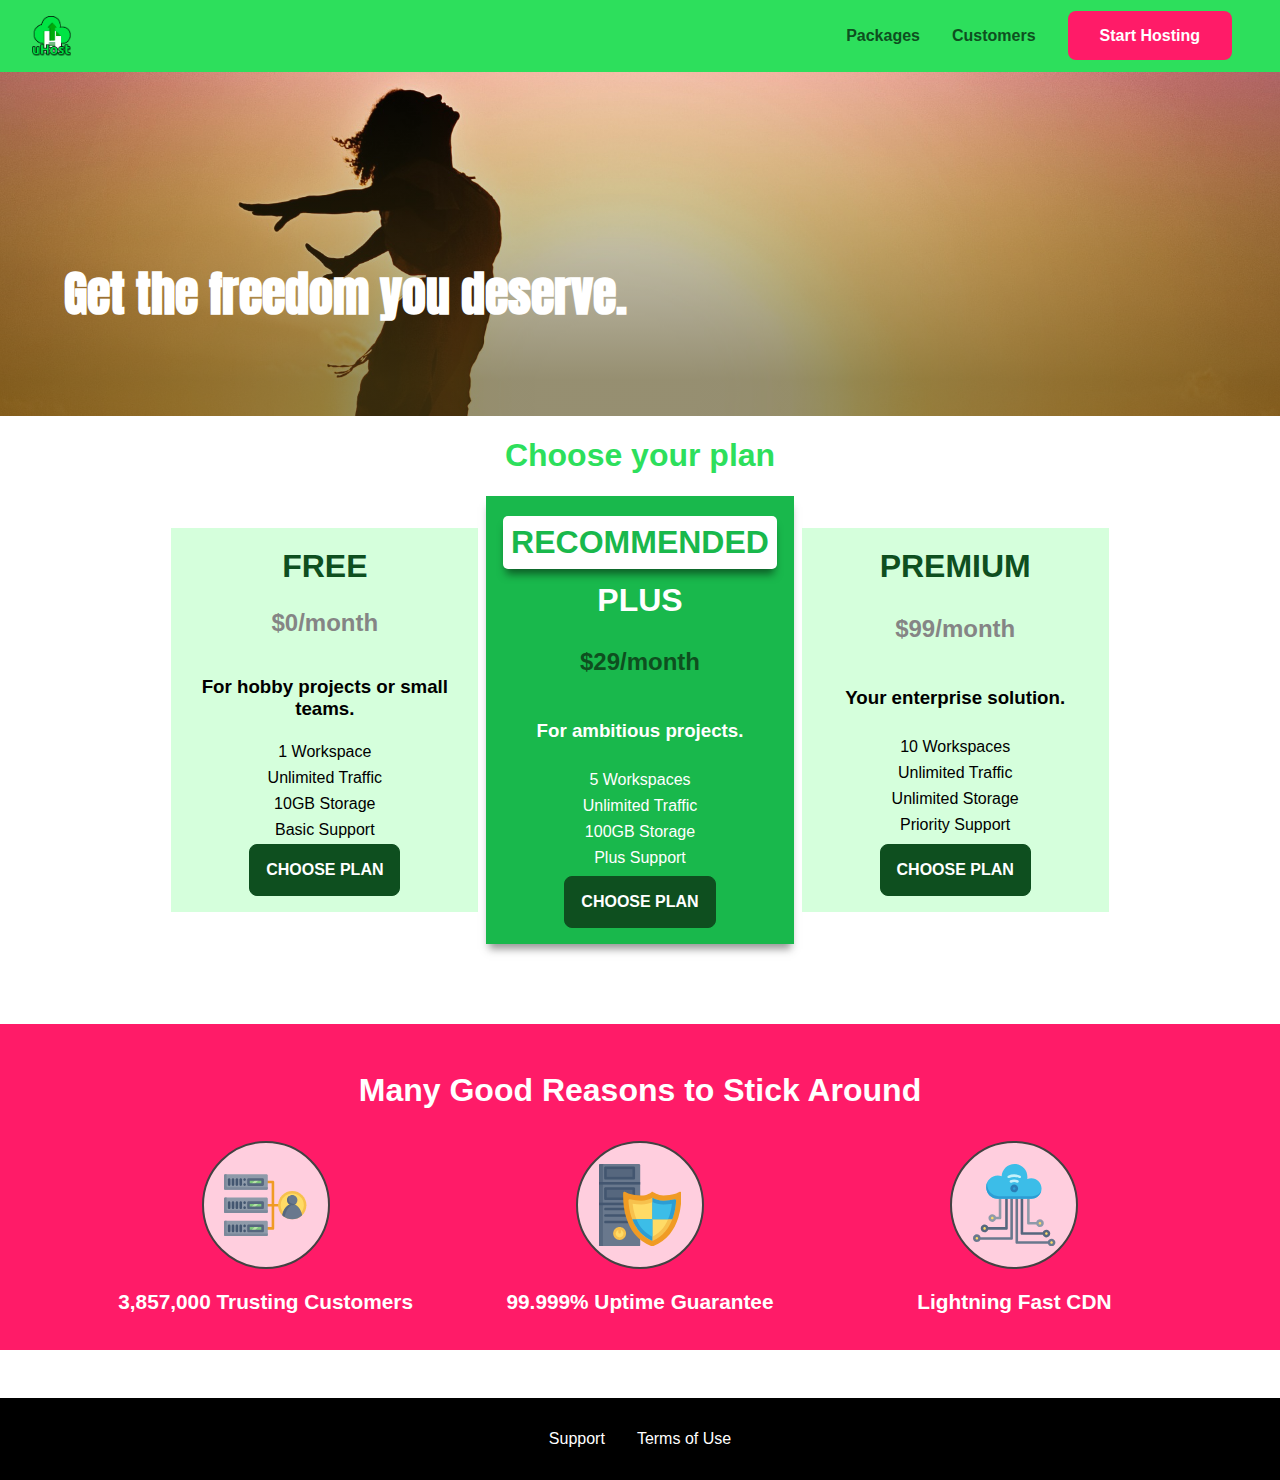
<file: index.html>
<!DOCTYPE html>
<html lang="en">

<head>
    <meta charset="UTF-8">
    <meta http-equiv="X-UA-Compatible" content="ie=edge">
    <meta name="viewport" content="width=device-width, initial-scale=1.0">
    <title>uHost</title>
    <link rel="shortcut icon" href="favicon.png">
    <link rel="stylesheet" href="shared.css">
    <link rel="stylesheet" href="main.css">
    <!-- <link href="https://fonts.googleapis.com/css?family=Anton|Montserrat,400|700" rel="stylesheet"> -->
</head>

<body>
    <div class="backdrop"></div>
    <div class="modal">
        <h1 class="modal__title">Do you want to continue?</h1>
        <div class="modal__actions">
            <a href="start-hosting/index.html" class="modal__action">Yes!</a>
            <button class="modal__action modal__action--negative" type="button">No!</button>
        </div>
    </div>
    <header class="main-header">
        <div>
            <button class="toggle-button">
                <span class="toggle-button__bar"></span>
                <span class="toggle-button__bar"></span>
                <span class="toggle-button__bar"></span>
            </button>
            <a href="index.html" class="main-header__brand">
                <img src="images/uhost-icon.png" alt="uHost - Your favourite hosting company">
            </a>
        </div>
        <nav class="main-nav">
            <ul class="main-nav__items">
                <li class="main-nav__item">
                    <a href="packages/index.html">Packages</a>
                </li>
                <li class="main-nav__item">
                    <a href="customers/index.html">Customers</a>
                </li>
                <li class="main-nav__item main-nav__item--cta">
                    <a href="start-hosting/index.html">Start Hosting</a>
                </li>

            </ul>
        </nav>
    </header>
    <nav class="mobile-nav">
        <ul class="mobile-nav__items">
            <li class="mobile-nav__item">
                <a href="packages/index.html">Packages</a>
            </li>
            <li class="mobile-nav__item">
                <a href="customers/index.html">Customers</a>
            </li>
            <li class="mobile-nav__item mobile-nav__item--cta">
                <a href="start-hosting/index.html">Start Hosting</a>
            </li>
        </ul>
    </nav>
    <main>
        <section id="product-overview">
            <h1>Get the freedom you deserve.</h1>
        </section>
        <section id="plans">

            <h1 class="section-title">Choose your plan</h1>
            <div class="plan__list">
                <article class="plan">
                    <h1 class="plan__title">FREE</h1>
                    <h2 class="plan__price">$0/month</h2>
                    <h3>For hobby projects or small teams.</h3>
                    <ul class="plan__features">
                        <li class="plan__feature">1 Workspace</li>
                        <li class="plan__feature">Unlimited Traffic</li>
                        <li class="plan__feature">10GB Storage</li>
                        <li class="plan__feature">Basic Support</li>
                    </ul>
                    <div>
                        <button class="button">CHOOSE PLAN</button>
                    </div>
                </article>
                <article class="plan plan--highlighted">
                    <h1 class="plan__annotation">RECOMMENDED</h1>
                    <h1 class="plan__title">PLUS</h1>
                    <h2 class="plan__price">$29/month</h2>
                    <h3>For ambitious projects.</h3>
                    <ul class="plan__features">
                        <li class="plan__feature">5 Workspaces</li>
                        <li class="plan__feature">Unlimited Traffic</li>
                        <li class="plan__feature">100GB Storage</li>
                        <li class="plan__feature">Plus Support</li>
                    </ul>
                    <div>
                        <button class="button">CHOOSE PLAN</button>
                    </div>
                </article>
                <article class="plan">
                    <h1 class="plan__title">PREMIUM</h1>
                    <h2 class="plan__price">$99/month</h2>
                    <h3>Your enterprise solution.</h3>
                    <ul class="plan__features">
                        <li class="plan__feature">10 Workspaces</li>
                        <li class="plan__feature">Unlimited Traffic</li>
                        <li class="plan__feature">Unlimited Storage</li>
                        <li class="plan__feature">Priority Support</li>
                    </ul>
                    <div>
                        <button class="button">CHOOSE PLAN</button>
                    </div>
                </article>
            </div>
        </section>
        <section id="key-features">
            <h1 class="section-title">Many Good Reasons to Stick Around</h1>
            <ul class="key-features__list">
                <li class="key-feature">
                    <div class="key-feature__image">
                        <svg viewBox="0 0 512 512">
                            <path style="fill:#F09B24;" d="M344,248h-32V112c0-4.418-3.582-8-8-8h-40c-4.418,0-8,3.582-8,8s3.582,8,8,8h32v128h-32  c-4.418,0-8,3.582-8,8s3.582,8,8,8h32v128h-32c-4.418,0-8,3.582-8,8s3.582,8,8,8h40c4.418,0,8-3.582,8-8V264h32c4.418,0,8-3.582,8-8  S348.418,248,344,248z"
                            />
                            <path style="fill:#8E9AA9;" d="M264,64H8c-4.418,0-8,3.582-8,8v80c0,4.418,3.582,8,8,8h256c4.418,0,8-3.582,8-8V72  C272,67.582,268.418,64,264,64z"
                            />
                            <path style="fill:#7C899B;" d="M24,144c-4.418,0-8-3.582-8-8V64H8c-4.418,0-8,3.582-8,8v80c0,4.418,3.582,8,8,8h256  c4.418,0,8-3.582,8-8v-8H24z"
                            />
                            <rect x="152" y="96" style="fill:#B8E3A8;" width="88" height="32" />
                            <g>
                                <polygon style="fill:#7EC97D;" points="152,96 152,128 166,128 198,96  " />
                                <polygon style="fill:#7EC97D;" points="220,96 188,128 240,128 240,96  " />
                            </g>
                            <path style="fill:#56677E;" d="M240,136h-88c-4.418,0-8-3.582-8-8V96c0-4.418,3.582-8,8-8h88c4.418,0,8,3.582,8,8v32  C248,132.418,244.418,136,240,136z M160,120h72v-16h-72V120z"
                            />
                            <g>
                                <path style="fill:#435670;" d="M32,136c-4.418,0-8-3.582-8-8V96c0-4.418,3.582-8,8-8s8,3.582,8,8v32C40,132.418,36.418,136,32,136z   "
                                />
                                <path style="fill:#435670;" d="M56,136c-4.418,0-8-3.582-8-8V96c0-4.418,3.582-8,8-8s8,3.582,8,8v32C64,132.418,60.418,136,56,136z   "
                                />
                                <path style="fill:#435670;" d="M80,136c-4.418,0-8-3.582-8-8V96c0-4.418,3.582-8,8-8s8,3.582,8,8v32C88,132.418,84.418,136,80,136z   "
                                />
                                <path style="fill:#435670;" d="M104,136c-4.418,0-8-3.582-8-8V96c0-4.418,3.582-8,8-8s8,3.582,8,8v32   C112,132.418,108.418,136,104,136z"
                                />
                                <path style="fill:#435670;" d="M128,105c-4.418,0-8-3.582-8-8v-1c0-4.418,3.582-8,8-8s8,3.582,8,8v1   C136,101.418,132.418,105,128,105z"
                                />
                                <path style="fill:#435670;" d="M128,136c-4.418,0-8-3.582-8-8v-1c0-4.418,3.582-8,8-8s8,3.582,8,8v1   C136,132.418,132.418,136,128,136z"
                                />
                            </g>
                            <path style="fill:#8E9AA9;" d="M264,208H8c-4.418,0-8,3.582-8,8v80c0,4.418,3.582,8,8,8h256c4.418,0,8-3.582,8-8v-80  C272,211.582,268.418,208,264,208z"
                            />
                            <path style="fill:#7C899B;" d="M24,288c-4.418,0-8-3.582-8-8v-72H8c-4.418,0-8,3.582-8,8v80c0,4.418,3.582,8,8,8h256  c4.418,0,8-3.582,8-8v-8H24z"
                            />
                            <rect x="152" y="240" style="fill:#B8E3A8;" width="88" height="32" />
                            <g>
                                <polygon style="fill:#7EC97D;" points="152,240 152,272 166,272 198,240  " />
                                <polygon style="fill:#7EC97D;" points="220,240 188,272 240,272 240,240  " />
                            </g>
                            <path style="fill:#56677E;" d="M240,280h-88c-4.418,0-8-3.582-8-8v-32c0-4.418,3.582-8,8-8h88c4.418,0,8,3.582,8,8v32  C248,276.418,244.418,280,240,280z M160,264h72v-16h-72V264z"
                            />
                            <g>
                                <path style="fill:#435670;" d="M32,280c-4.418,0-8-3.582-8-8v-32c0-4.418,3.582-8,8-8s8,3.582,8,8v32C40,276.418,36.418,280,32,280   z"
                                />
                                <path style="fill:#435670;" d="M56,280c-4.418,0-8-3.582-8-8v-32c0-4.418,3.582-8,8-8s8,3.582,8,8v32C64,276.418,60.418,280,56,280   z"
                                />
                                <path style="fill:#435670;" d="M80,280c-4.418,0-8-3.582-8-8v-32c0-4.418,3.582-8,8-8s8,3.582,8,8v32C88,276.418,84.418,280,80,280   z"
                                />
                                <path style="fill:#435670;" d="M104,280c-4.418,0-8-3.582-8-8v-32c0-4.418,3.582-8,8-8s8,3.582,8,8v32   C112,276.418,108.418,280,104,280z"
                                />
                                <path style="fill:#435670;" d="M128,249c-4.418,0-8-3.582-8-8v-1c0-4.418,3.582-8,8-8s8,3.582,8,8v1   C136,245.418,132.418,249,128,249z"
                                />
                                <path style="fill:#435670;" d="M128,280c-4.418,0-8-3.582-8-8v-1c0-4.418,3.582-8,8-8s8,3.582,8,8v1   C136,276.418,132.418,280,128,280z"
                                />
                            </g>
                            <path style="fill:#8E9AA9;" d="M264,352H8c-4.418,0-8,3.582-8,8v80c0,4.418,3.582,8,8,8h256c4.418,0,8-3.582,8-8v-80  C272,355.582,268.418,352,264,352z"
                            />
                            <path style="fill:#7C899B;" d="M24,432c-4.418,0-8-3.582-8-8v-72H8c-4.418,0-8,3.582-8,8v80c0,4.418,3.582,8,8,8h256  c4.418,0,8-3.582,8-8v-8H24z"
                            />
                            <rect x="152" y="384" style="fill:#B8E3A8;" width="88" height="32" />
                            <g>
                                <polygon style="fill:#7EC97D;" points="152,384 152,416 166,416 198,384  " />
                                <polygon style="fill:#7EC97D;" points="220,384 188,416 240,416 240,384  " />
                            </g>
                            <path style="fill:#56677E;" d="M240,424h-88c-4.418,0-8-3.582-8-8v-32c0-4.418,3.582-8,8-8h88c4.418,0,8,3.582,8,8v32  C248,420.418,244.418,424,240,424z M160,408h72v-16h-72V408z"
                            />
                            <g>
                                <path style="fill:#435670;" d="M32,424c-4.418,0-8-3.582-8-8v-32c0-4.418,3.582-8,8-8s8,3.582,8,8v32C40,420.418,36.418,424,32,424   z"
                                />
                                <path style="fill:#435670;" d="M56,424c-4.418,0-8-3.582-8-8v-32c0-4.418,3.582-8,8-8s8,3.582,8,8v32C64,420.418,60.418,424,56,424   z"
                                />
                                <path style="fill:#435670;" d="M80,424c-4.418,0-8-3.582-8-8v-32c0-4.418,3.582-8,8-8s8,3.582,8,8v32C88,420.418,84.418,424,80,424   z"
                                />
                                <path style="fill:#435670;" d="M104,424c-4.418,0-8-3.582-8-8v-32c0-4.418,3.582-8,8-8s8,3.582,8,8v32   C112,420.418,108.418,424,104,424z"
                                />
                                <path style="fill:#435670;" d="M128,393c-4.418,0-8-3.582-8-8v-1c0-4.418,3.582-8,8-8s8,3.582,8,8v1   C136,389.418,132.418,393,128,393z"
                                />
                                <path style="fill:#435670;" d="M128,424c-4.418,0-8-3.582-8-8v-1c0-4.418,3.582-8,8-8s8,3.582,8,8v1   C136,420.418,132.418,424,128,424z"
                                />
                            </g>
                            <path style="fill:#F7C14D;" d="M424,168c-48.523,0-88,39.477-88,88s39.477,88,88,88s88-39.477,88-88S472.523,168,424,168z" />
                            <path style="fill:#FFDB66;" d="M424,184c-39.701,0-72,32.299-72,72s32.299,72,72,72s72-32.299,72-72S463.701,184,424,184z" />
                            <path style="fill:#69788D;" d="M484.893,314.16C476.393,274.588,451.922,248,424,248s-52.393,26.588-60.893,66.16  c-0.605,2.82,0.354,5.749,2.511,7.664C381.731,336.124,402.465,344,424,344s42.269-7.876,58.381-22.176  C484.539,319.909,485.498,316.98,484.893,314.16z"
                            />
                            <path style="fill:#56677E;" d="M434.053,249.171C430.768,248.403,427.411,248,424,248c-27.922,0-52.393,26.588-60.893,66.16  c-0.605,2.82,0.354,5.749,2.511,7.664c3.383,3.002,6.979,5.703,10.734,8.125C384.904,286.243,407.373,255.378,434.053,249.171z"
                            />
                            <path style="fill:#69788D;" d="M424,192c-17.645,0-32,14.355-32,32s14.355,32,32,32s32-14.355,32-32S441.645,192,424,192z" />
                            <path style="fill:#56677E;" d="M432,248c-17.645,0-32-14.355-32-32c0-6.783,2.128-13.076,5.742-18.258  C397.444,203.53,392,213.138,392,224c0,17.645,14.355,32,32,32c10.862,0,20.471-5.444,26.258-13.742  C445.076,245.872,438.783,248,432,248z"
                            />

                        </svg>
                    </div>
                    <p class="key-feature__description">3,857,000 Trusting Customers</p>
                </li>
                <li class="key-feature">
                    <div class="key-feature__image">
                        <svg viewBox="0 0 512 512">
                            <path style="fill:#69788D;" d="M248,0H8C3.582,0,0,3.582,0,8v496c0,4.418,3.582,8,8,8h240c4.418,0,8-3.582,8-8V8  C256,3.582,252.418,0,248,0z"
                            />
                            <path style="fill:#56677E;" d="M24,504V8c0-4.418,3.582-8,8-8H8C3.582,0,0,3.582,0,8v496c0,4.418,3.582,8,8,8h24  C27.582,512,24,508.418,24,504z"
                            />
                            <g>
                                <rect x="0" y="112" style="fill:#435670;" width="256" height="16" />
                                <rect x="0" y="240" style="fill:#435670;" width="256" height="16" />
                            </g>
                            <path style="fill:#F7C14D;" d="M128,392c-22.056,0-40,17.944-40,40s17.944,40,40,40s40-17.944,40-40S150.056,392,128,392z" />
                            <path style="fill:#FFDB66;" d="M128,408c-13.233,0-24,10.767-24,24s10.767,24,24,24s24-10.767,24-24S141.233,408,128,408z" />
                            <path style="fill:#F7C14D;" d="M128,392c-2.739,0-5.414,0.278-8,0.805V424c0,4.418,3.582,8,8,8c4.418,0,8-3.582,8-8v-31.195  C133.414,392.278,130.739,392,128,392z"
                            />
                            <g>
                                <path style="fill:#435670;" d="M216,288H40c-4.418,0-8-3.582-8-8s3.582-8,8-8h176c4.418,0,8,3.582,8,8S220.418,288,216,288z"
                                />
                                <path style="fill:#435670;" d="M216,328H40c-4.418,0-8-3.582-8-8s3.582-8,8-8h176c4.418,0,8,3.582,8,8S220.418,328,216,328z"
                                />
                                <path style="fill:#435670;" d="M216,368H40c-4.418,0-8-3.582-8-8s3.582-8,8-8h176c4.418,0,8,3.582,8,8S220.418,368,216,368z"
                                />
                                <path style="fill:#435670;" d="M216,16H40c-4.418,0-8,3.582-8,8v64c0,4.418,3.582,8,8,8h176c4.418,0,8-3.582,8-8V24   C224,19.582,220.418,16,216,16z"
                                />
                            </g>
                            <rect x="48" y="32" style="fill:#56677E;" width="160" height="48" />
                            <path style="fill:#435670;" d="M216,144H40c-4.418,0-8,3.582-8,8v64c0,4.418,3.582,8,8,8h176c4.418,0,8-3.582,8-8v-64  C224,147.582,220.418,144,216,144z"
                            />
                            <rect x="48" y="160" style="fill:#56677E;" width="160" height="48" />
                            <path style="fill:#F09B24;" d="M511.747,180.237c-0.194-6.537-8.107-10.107-13.135-5.894c-5.6,4.693-42.904,21.282-98.514,21.282  c-33.45,0-64.625-20.999-64.929-21.206c-2.9-1.991-6.764-1.85-9.512,0.346c-2.677,2.135-27.201,20.86-63.793,20.86  c-55.607,0-92.914-16.589-98.515-21.282c-5.028-4.211-12.941-0.645-13.135,5.894c-1.634,54.834,4.655,105.941,18.693,151.903  c12.096,39.604,29.759,74.047,52.497,102.373c27.538,34.304,62.743,59.882,104.66,76.045c3.069,1.918,6.757,1.921,9.83,0  c41.917-16.163,77.122-41.741,104.66-76.045c22.738-28.326,40.401-62.77,52.497-102.373  C507.092,286.179,513.381,235.071,511.747,180.237z"
                            />
                            <path style="fill:#F7C14D;" d="M476.21,221.226c-1.953-1.631-4.568-2.235-7.036-1.628c-21.686,5.327-44.926,8.028-69.075,8.028  c-25.926,0-49.633-8.975-64.955-16.504c-2.307-1.134-5.016-1.091-7.284,0.116c-14.059,7.477-36.919,16.388-65.994,16.388  c-24.153,0-47.394-2.701-69.075-8.028c-5.155-1.268-10.221,2.966-9.894,8.261c2.077,33.693,7.668,65.635,16.616,94.935  c22.774,74.565,66.139,126.334,128.888,153.868c2.032,0.891,4.397,0.891,6.43,0c61.777-27.107,104.716-78.876,127.62-153.868  c8.948-29.3,14.539-61.241,16.616-94.935C479.224,225.319,478.163,222.856,476.21,221.226z"
                            />
                            <path style="fill:#FFDB66;" d="M331.609,451.727c-52.604-25.289-89.304-70.987-109.144-135.944  c-6.532-21.39-11.162-44.336-13.82-68.447c17.133,2.852,34.952,4.291,53.22,4.291c29.394,0,53.376-7.793,69.978-15.561  c17.44,7.736,41.656,15.561,68.256,15.561c18.267,0,36.085-1.439,53.219-4.291c-2.659,24.112-7.288,47.06-13.82,68.448  C419.545,381.108,383.27,426.805,331.609,451.727z"
                            />
                            <g>
                                <path style="fill:#2C9DD4;" d="M479.066,227.858c0.157-2.539-0.903-5.002-2.856-6.633s-4.568-2.235-7.036-1.628   c-21.686,5.327-44.926,8.028-69.075,8.028c-25.926,0-49.633-8.975-64.955-16.504c-1.057-0.52-2.2-0.78-3.345-0.806l-0.072,133.351   h123.601c2.556-6.746,4.933-13.702,7.123-20.874C471.398,293.493,476.989,261.552,479.066,227.858z"
                                />
                                <path style="fill:#2C9DD4;" d="M206.658,343.667c24.153,63.42,65.028,108.108,121.743,132.995c1.031,0.452,2.147,0.673,3.263,0.666   l0.063-133.661H206.658z"
                                />
                            </g>
                            <g>
                                <path style="fill:#3CBDE8;" d="M439.497,315.783c6.532-21.389,11.161-44.336,13.82-68.448c-17.134,2.852-34.952,4.291-53.219,4.291   c-26.6,0-50.815-7.824-68.256-15.561l-0.116,107.601h97.758C433.179,334.807,436.524,325.518,439.497,315.783z"
                                />
                                <path style="fill:#3CBDE8;" d="M232.523,343.667c21.144,50.298,54.363,86.56,99.087,108.06l0.117-108.06H232.523z" />
                            </g>
                        </svg>

                    </div>
                    <p class="key-feature__description">99.999% Uptime Guarantee</p>
                </li>
                <li class="key-feature">
                    <div class="key-feature__image">
                        <svg viewBox="0 0 512 512">
                            <path style="fill:#8E9AA9;" d="M168,200c-4.418,0-8,3.582-8,8v120h-17.376c-3.302-9.311-12.194-16-22.624-16  c-13.234,0-24,10.767-24,24s10.766,24,24,24c10.429,0,19.321-6.689,22.624-16H168c4.418,0,8-3.582,8-8V208  C176,203.582,172.418,200,168,200z"
                            />
                            <path style="fill:#FFDB66;" d="M120,328c-4.411,0-8,3.589-8,8s3.589,8,8,8s8-3.589,8-8S124.411,328,120,328z" />
                            <path style="fill:#56677E;" d="M208,200c-4.418,0-8,3.582-8,8v184H94.624C91.322,382.689,82.43,376,72,376  c-13.234,0-24,10.767-24,24s10.766,24,24,24c10.429,0,19.321-6.689,22.624-16H208c4.418,0,8-3.582,8-8V208  C216,203.582,212.418,200,208,200z"
                            />
                            <path style="fill:#FFDB66;" d="M72,392c-4.411,0-8,3.589-8,8s3.589,8,8,8s8-3.589,8-8S76.411,392,72,392z" />
                            <path style="fill:#69788D;" d="M240,208c-4.418,0-8,3.582-8,8v239H47.24c-2.671-10.34-12.078-18-23.24-18c-13.234,0-24,10.767-24,24  s10.766,24,24,24c9.666,0,18.009-5.747,21.809-14H240c4.418,0,8-3.582,8-8V216C248,211.582,244.418,208,240,208z"
                            />
                            <path style="fill:#FFDB66;" d="M24,453c-4.411,0-8,3.589-8,8s3.589,8,8,8s8-3.589,8-8S28.411,453,24,453z" />
                            <path style="fill:#69788D;" d="M488,464c-10.429,0-19.321,6.689-22.624,16H280V208c0-4.418-3.582-8-8-8s-8,3.582-8,8v280  c0,4.418,3.582,8,8,8h193.376c3.302,9.311,12.194,16,22.624,16c13.234,0,24-10.767,24-24S501.234,464,488,464z"
                            />
                            <path style="fill:#FFDB66;" d="M488,480c-4.411,0-8,3.589-8,8s3.589,8,8,8s8-3.589,8-8S492.411,480,488,480z" />
                            <path style="fill:#56677E;" d="M456,408c-10.429,0-19.321,6.689-22.624,16H312V208c0-4.418-3.582-8-8-8s-8,3.582-8,8v224  c0,4.418,3.582,8,8,8h129.376c3.302,9.311,12.194,16,22.624,16c13.234,0,24-10.767,24-24S469.234,408,456,408z"
                            />
                            <path style="fill:#FFDB66;" d="M456,424c-4.411,0-8,3.589-8,8s3.589,8,8,8s8-3.589,8-8S460.411,424,456,424z" />
                            <path style="fill:#8E9AA9;" d="M416,344c-10.429,0-19.321,6.689-22.624,16H352V208c0-4.418-3.582-8-8-8s-8,3.582-8,8v160  c0,4.418,3.582,8,8,8h49.376c3.302,9.311,12.194,16,22.624,16c13.234,0,24-10.767,24-24S429.234,344,416,344z"
                            />
                            <path style="fill:#FFDB66;" d="M416,360c-4.411,0-8,3.589-8,8s3.589,8,8,8s8-3.589,8-8S420.411,360,416,360z" />
                            <path style="fill:#3CBDE8;" d="M362,88c-8.741,0-17.231,1.751-25.06,5.085C337.646,88.797,338,84.43,338,80  c0-44.112-35.888-80-80-80c-42.823,0-77.895,33.816-79.909,76.149C170.393,73.415,162.244,72,154,72c-39.701,0-72,32.299-72,72  s32.299,72,72,72h208c35.29,0,64-28.71,64-64S397.29,88,362,88z"
                            />
                            <path style="fill:#2C9DD4;" d="M368,200H160c-39.701,0-72-32.299-72-72c0-5.863,0.721-11.559,2.05-17.019  C84.918,120.88,82,132.102,82,144c0,39.701,32.299,72,72,72h208c30.389,0,55.88-21.296,62.379-49.743  C413.565,186.327,392.352,200,368,200z"
                            />
                            <path style="fill:#2A7DB5;" d="M256,128c-13.234,0-24,10.767-24,24s10.766,24,24,24c13.233,0,24-10.767,24-24S269.233,128,256,128z"
                            />
                            <path style="fill:#2C9DD4;" d="M256,144c-4.411,0-8,3.589-8,8s3.589,8,8,8c4.411,0,8-3.589,8-8S260.411,144,256,144z" />
                            <g>
                                <path style="fill:#C5F1FA;" d="M221.755,87.695c-2.994,0-5.864-1.688-7.233-4.572c-1.894-3.991-0.194-8.763,3.798-10.657   C230.157,66.849,242.834,64,256,64c13.166,0,25.844,2.849,37.68,8.466c3.992,1.895,5.692,6.666,3.798,10.657   s-6.666,5.692-10.657,3.798C277.144,82.328,266.774,80,256,80c-10.774,0-21.144,2.328-30.821,6.921   C224.072,87.446,222.904,87.695,221.755,87.695z"
                                />
                                <path style="fill:#C5F1FA;" d="M276.545,116.618c-1.148,0-2.316-0.249-3.424-0.774C267.745,113.293,261.985,112,256,112   c-5.985,0-11.745,1.293-17.121,3.844c-3.991,1.895-8.763,0.192-10.657-3.798c-1.894-3.992-0.193-8.764,3.798-10.657   C239.557,97.813,247.625,96,256,96c8.376,0,16.444,1.813,23.98,5.389c3.991,1.894,5.692,6.665,3.798,10.657   C282.41,114.93,279.539,116.618,276.545,116.618z"
                                />
                            </g>

                        </svg>

                    </div>
                    <p class="key-feature__description">Lightning Fast CDN</p>
                </li>
            </ul>
        </section>
    </main>
    <footer class="main-footer">
        <nav>
            <ul class="main-footer__links">
                <li class="main-footer__link">
                    <a href="#">Support</a>
                </li>
                <li class="main-footer__link">
                    <a href="#">Terms of Use</a>
                </li>
            </ul>
        </nav>
    </footer>
    <script src="shared.js"></script>
</body>

</html>
</file>
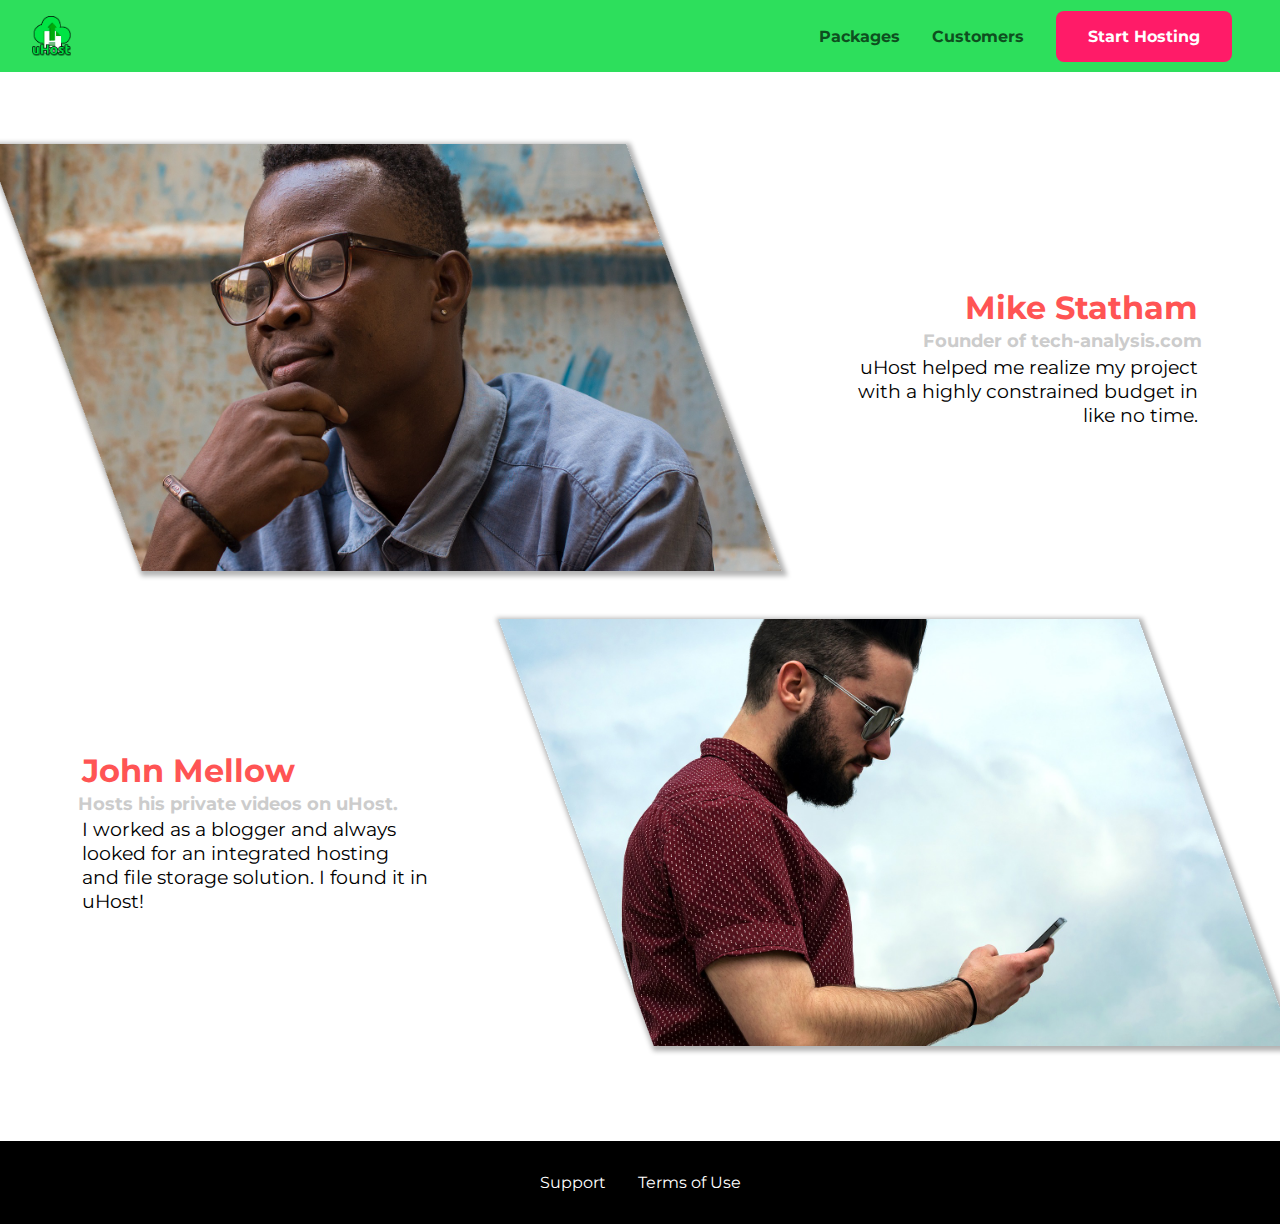
<file: customers/index.html>
<!DOCTYPE html>
<html lang="en">

<head>
    <meta charset="UTF-8">
    <meta name="viewport" content="width=device-width, initial-scale=1.0">
    <meta http-equiv="X-UA-Compatible" content="ie=edge">
    <title>uHost Customers</title>
    <link rel="shortcut icon" href="../favicon.png">
    <link href="https://fonts.googleapis.com/css?family=Anton|Montserrat:400,700" rel="stylesheet">
    <link rel="stylesheet" href="../shared.css">
    <link rel="stylesheet" href="customers.css">
</head>

<body>
    <div class="backdrop"></div>
    <header class="main-header">
        <div>
            <button class="toggle-button">
                <span class="toggle-button__bar"></span>
                <span class="toggle-button__bar"></span>
                <span class="toggle-button__bar"></span>
            </button>
            <a href="../index.html" class="main-header__brand">
                <img src="../images/uhost-icon.png" alt="uHost - Your favourite hosting company">
            </a>
        </div>
        <nav class="main-nav">
            <ul class="main-nav__items">
                <li class="main-nav__item">
                    <a href="../packages/index.html">Packages</a>
                </li>
                <li class="main-nav__item">
                    <a href="index.html">Customers</a>
                </li>
                <li class="main-nav__item main-nav__item--cta">
                    <a href="../start-hosting/index.html">Start Hosting</a>
                </li>

            </ul>
        </nav>
    </header>
    <nav class="mobile-nav">
        <ul class="mobile-nav__items">
            <li class="mobile-nav__item">
                <a href="../packages/index.html">Packages</a>
            </li>
            <li class="mobile-nav__item">
                <a href="index.html">Customers</a>
            </li>
            <li class="mobile-nav__item mobile-nav__item--cta">
                <a href="../start-hosting/index.html">Start Hosting</a>
            </li>
        </ul>
    </nav>
    <main>
        <div>
            <div class="testimonial" id="customer-1">
                <div class="testimonial__image-container">
                    <img src="../images/customer-1.jpg" alt="Mike Statham - Customer" class="testimonial__image">
                </div>
                <div class="testimonial__info">
                    <h1 class="testimonial__name">Mike Statham</h1>
                    <h2 class="testimonial__subtitle">Founder of
                        <a href="tech-analysis.com">tech-analysis.com</a>
                    </h2>
                    <p class="testimonial__text">uHost helped me realize my project with a highly constrained budget in like
                        no time.</p>
                </div>
            </div>
            <div class="testimonial" id="customer-2">

                <div class="testimonial__info">
                    <h1 class="testimonial__name">John Mellow</h1>
                    <h2 class="testimonial__subtitle">Hosts his private videos on uHost.
                    </h2>
                    <p class="testimonial__text">I worked as a blogger and always looked for an integrated hosting and file
                        storage solution. I found it in uHost!
                    </p>
                </div>
                <div class="testimonial__image-container">
                    <img src="../images/customer-2.jpg" alt="John Mellow - Customer" class="testimonial__image">
                </div>
            </div>
        </div>
    </main>
    <footer class="main-footer">
        <nav>
            <ul class="main-footer__links">
                <li class="main-footer__link">
                    <a href="#">Support</a>
                </li>
                <li class="main-footer__link">
                    <a href="#">Terms of Use</a>
                </li>
            </ul>
        </nav>
    </footer>
    <script src="../shared.js"></script>
</body>

</html>
</file>
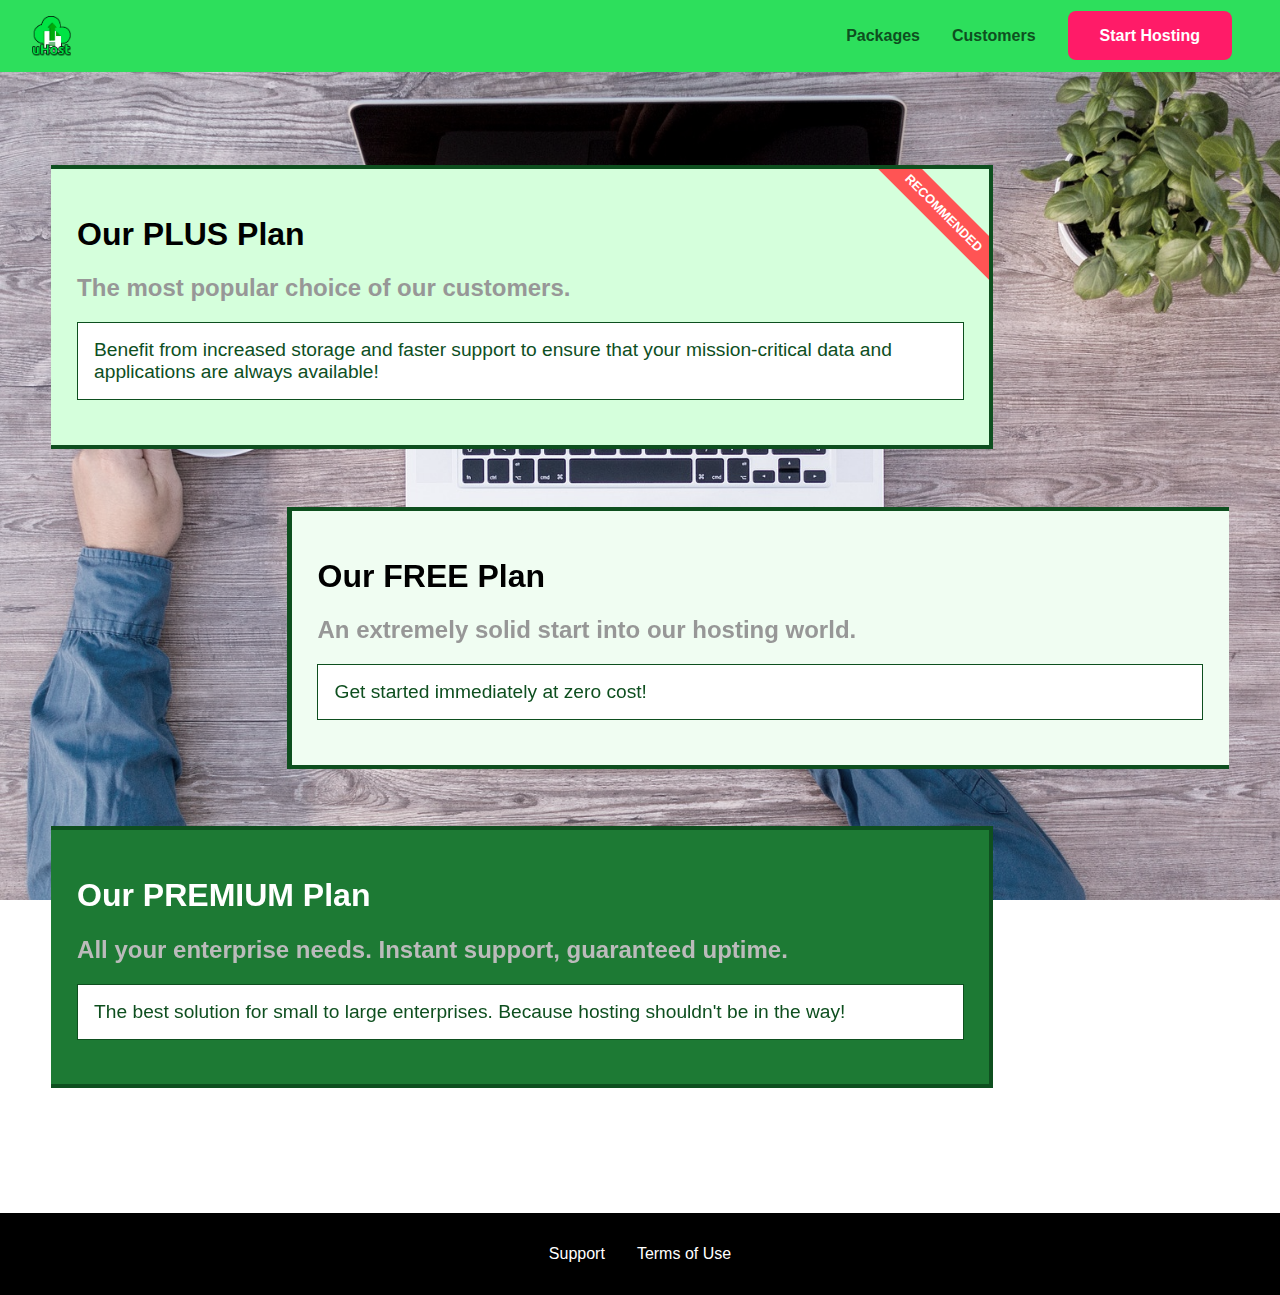
<file: packages/index.html>
<!DOCTYPE html>
<html lang="en">

<head>
    <meta charset="UTF-8">
    <meta http-equiv="X-UA-Compatible" content="ie=edge">
    <meta name="viewport" content="width=device-width, initial-scale=1.0">
    <title>uHost</title>
    <link rel="shortcut icon" href="favicon.png">
    <link rel="stylesheet" href="..\shared.css">
    <link rel="stylesheet" href="packages.css">
    <link href="https://fonts.googleapis.com/css?family=Anton|Montserrat,400|700" rel="stylesheet">
</head>

<body>
    <div class="backdrop"></div>
    <div class="packages-background"></div>
    <header class="main-header">
        <div>
            <button class="toggle-button">
                <span class="toggle-button__bar"></span>
                <span class="toggle-button__bar"></span>
                <span class="toggle-button__bar"></span>
            </button>
            <a href="../index.html" class="main-header__brand">
                <img src="../images/uhost-icon.png" alt="uHost - Your favourite hosting company">
            </a>
        </div>
        <nav class="main-nav">
            <ul class="main-nav__items">
                <li class="main-nav__item">
                    <a href="index.html">Packages</a>
                </li>
                <li class="main-nav__item">
                    <a href="../customers/index.html">Customers</a>
                </li>
                <li class="main-nav__item main-nav__item--cta">
                    <a href="../start-hosting/index.html">Start Hosting</a>
                </li>

            </ul>
        </nav>
    </header>
    <nav class="mobile-nav">
        <ul class="mobile-nav__items">
            <li class="mobile-nav__item">
                <a href="index.html">Packages</a>
            </li>
            <li class="mobile-nav__item">
                <a href="../customers/index.html">Customers</a>
            </li>
            <li class="mobile-nav__item mobile-nav__item--cta">
                <a href="../start-hosting/index.html">Start Hosting</a>
            </li>
        </ul>
    </nav>
    <main>
        <section class="plan plan--plus" id="plus">
            <a class="plan__link" href="#">
                <h1 class="plan__title">Our PLUS Plan</h1>
                <h2 class="plan__badge">RECOMMENDED</h2>
                <h2 class="plan__subtitle">The most popular choice of our customers.</h2>
                <p class="plan__description">Benefit from increased storage and faster support to ensure that your mission-critical
                    data and applications are always available!</p>
            </a>
        </section>
        <section class="plan plan--free" id="free">
            <a class="plan__link" href="#">
                <h1 class="plan__title">Our FREE Plan</h1>
                <h2 class="plan__subtitle">An extremely solid start into our hosting world.</h2>
                <p class="plan__description">Get started immediately at zero cost!</p>
            </a>
        </section>
        <div class="clearfix"></div>
        <section class="plan plan--premium" id="premium">
            <a class="plan__link" href="#">
                <h1 class="plan__title">Our PREMIUM Plan</h1>
                <h2 class="plan__subtitle">All your enterprise needs. Instant support, guaranteed uptime. </h2>
                <p class="plan__description">The best solution for small to large enterprises. Because hosting shouldn't
                    be in the way!</p>
            </a>
        </section>
    </main>
    <footer class="main-footer">
        <nav>
            <ul class="main-footer__links">
                <li class="main-footer__link">
                    <a href="#">Support</a>
                </li>
                <li class="main-footer__link">
                    <a href="#">Terms of Use</a>
                </li>
            </ul>
        </nav>
    </footer>
    <script src="../shared.js"></script>
</body>

</html>
</file>
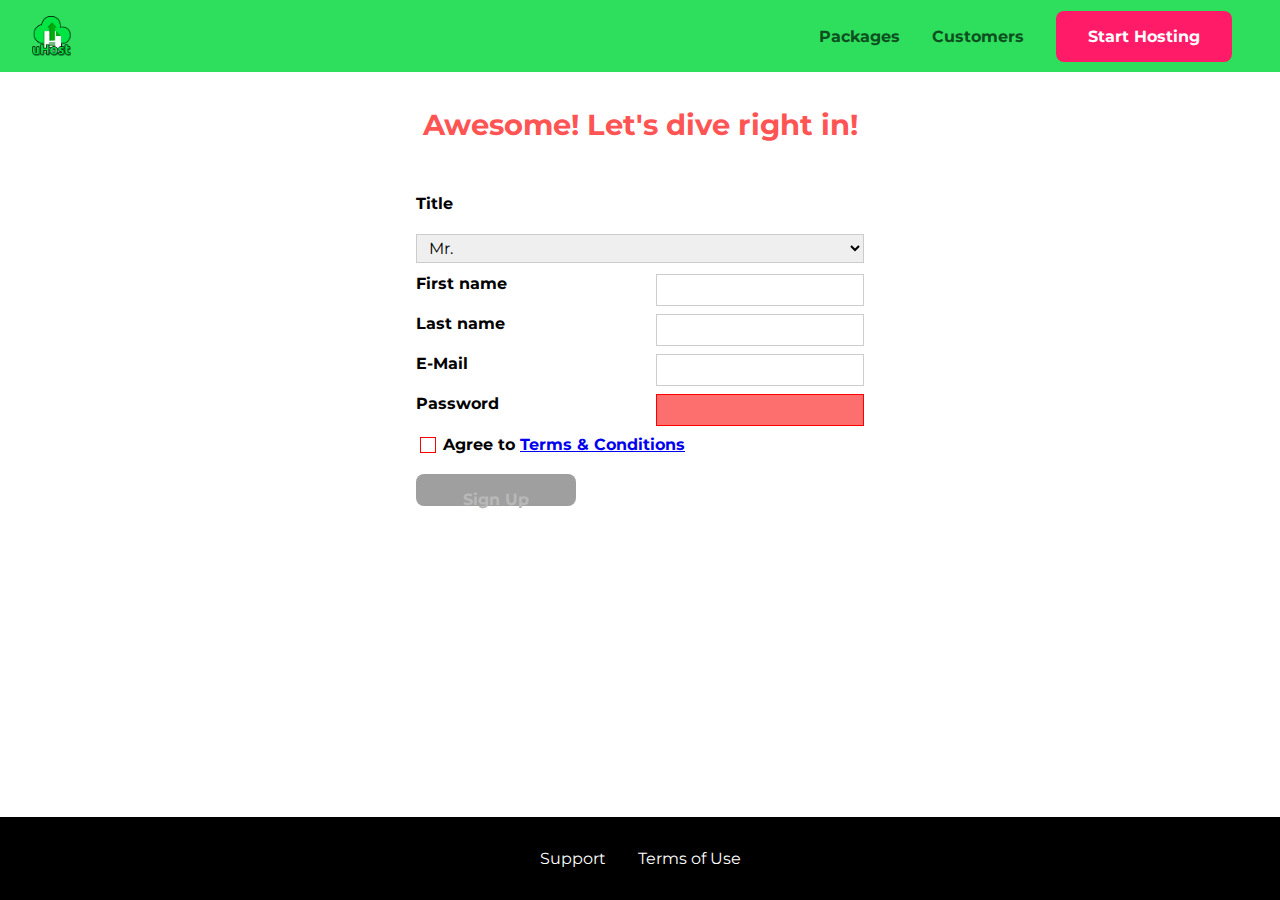
<file: start-hosting/index.html>
<!DOCTYPE html>
<html lang="en">
  <head>
    <meta charset="UTF-8" />
    <meta name="viewport" content="width=device-width, initial-scale=1.0" />
    <meta http-equiv="X-UA-Compatible" content="ie=edge" />
    <title>uHost Signup</title>
    <link rel="shortcut icon" href="../favicon.png" />
    <link
      href="https://fonts.googleapis.com/css?family=Anton|Montserrat:400,700"
      rel="stylesheet"
    />
    <link rel="stylesheet" href="../shared.css" />
    <link rel="stylesheet" href="start-hosting.css" />
  </head>

  <body>
    <div class="backdrop"></div>
    <header class="main-header">
      <div>
        <button class="toggle-button">
          <span class="toggle-button__bar"></span>
          <span class="toggle-button__bar"></span>
          <span class="toggle-button__bar"></span>
        </button>
        <a href="../index.html" class="main-header__brand">
          <img
            src="../images/uhost-icon.png"
            alt="uHost - Your favorite hosting company"
          />
        </a>
      </div>
      <nav class="main-nav">
        <ul class="main-nav__items">
          <li class="main-nav__item">
            <a href="../packages/index.html">Packages</a>
          </li>
          <li class="main-nav__item">
            <a href="../customers/index.html">Customers</a>
          </li>
          <li class="main-nav__item main-nav__item--cta">
            <a href="index.html">Start Hosting</a>
          </li>
        </ul>
      </nav>
    </header>
    <nav class="mobile-nav">
      <ul class="mobile-nav__items">
        <li class="mobile-nav__item">
          <a href="../packages/index.html">Packages</a>
        </li>
        <li class="mobile-nav__item">
          <a href="../customers/index.html">Customers</a>
        </li>
        <li class="mobile-nav__item mobile-nav__item--cta">
          <a href="index.html">Start Hosting</a>
        </li>
      </ul>
    </nav>
    <main class="signup-page">
      <h1 class="signup-title">Awesome! Let's dive right in!</h1>
      <form action="index.html" class="signup-form">
        <label for="title">Title</label>
        <div class="signup-form__title">    
            <select id="title">
                <option value="mr">Mr.</option>
                <option value="ms">Ms.</option>
            </select>
        </div>
        <label for="first-name">First name</label>
        <input type="text" id="first-name" />
        <label for="last-name">Last name</label>
        <input type="text" id="last-name" />
        <label for="email">E-Mail</label>
        <input type="email" id="email" />
        <label for="password">Password</label>
        <input type="password" id="password" required />
        <div class="signup-form__checkbox">
          <input type="checkbox" id="agree-terms" required />
          <label for="agree-terms">Agree to
            <a href="#">Terms &amp; Conditions</a>
          </label>
        </div>
        <button type="submit" class="button" disabled>Sign Up</button>
      </form>
    </main>
    <footer class="main-footer">
      <nav>
        <ul class="main-footer__links">
          <li class="main-footer__link">
            <a href="#">Support</a>
          </li>
          <li class="main-footer__link">
            <a href="#">Terms of Use</a>
          </li>
        </ul>
      </nav>
    </footer>
    <script src="../shared.js"></script>
  </body>
</html>
</file>
<file: shared.css>
@import url("https://fonts.googleapis.com/css?family=Anton|Montserrat,400|700");

:root {
  --dark-green: #0e4f1f;
  --highlight-color: #ff1b68;
}

* {
  box-sizing: border-box;
}

html {
  height: 100%;
}

body {
  font-family: "Montserrat", sans-serif;
  margin: 0;
  padding-top: 3.5rem;
}

@supports (display: grid) {
  body {
    display: grid;
    grid-template-rows: 3.5rem auto fit-content(8rem);
    grid-template-areas:
      "header"
      "main"
      "footer";
    height: 100%;
    padding-top: 0;
  }
}

main {
  grid-area: main;
}

body::-webkit-scrollbar {
  width: 0;
}

.backdrop {
  display: none;
  position: fixed;
  opacity: 0;
  top: 0;
  left: 0;
  z-index: 100;
  width: 100vw;
  height: 100vh;
  background: rgba(0, 0, 0, 0.5);
  transition: opacity 200ms linear;
}

.main-header {
  display: flex;
  position: fixed;
  top: 0;
  left: 0;
  background-color: #2ddf5c;
  padding: 1rem 2rem;
  width: 100%;
  z-index: 1;
  align-items: center;
  justify-content: space-between;
}

.toggle-button {
  width: 3rem;
  background: transparent;
  border: none;
  cursor: pointer;
  padding-top: 0;
  padding-bottom: 0;
  vertical-align: middle;
}

.toggle-button:focus {
  outline: none;
}

.toggle-button__bar {
  width: 100%;
  height: 0.2rem;
  background: black;
  display: block;
  margin: 0.5rem 0;
}

.main-header__brand {
  color: var(--dark-green);
  text-decoration: none;
  font-weight: bold;

  /* display: inline-block;
  vertical-align: middle; */
}

.main-header__brand img {
  height: 2.5rem;
  vertical-align: middle;
}

/* select the first child div element (and subsequent child div elements of that div) */
/* .main-header > div {
  display: inline-block;
  vertical-align: middle;
} */

.main-nav {
  display: none;
}

.main-nav__items {
  display: flex;
  margin: 0;
  padding: 0;
  list-style: none;
}

.main-nav__item {
  margin: 0 1rem;
}

.main-nav__item a,
.mobile-nav__items a {
  color: var(--dark-green, #0e4f1f);
  text-decoration: none;
  font-weight: bold;
  padding: 3px 0;
}

.main-nav__item a:hover,
.main-nav__item a:active {
  color: white;
  border-bottom: 5px solid white;
}

.main-nav__item--cta {
  animation: wiggle 400ms 3s 8 ease-out none;
}

.main-nav__item--cta a,
.mobile-nav__item--cta a {
  color: white;
  background: var(--highlight-color, #ff1b68);
  padding: 1rem 2rem;
  border-radius: 8px;
}

.main-nav__item--cta a:hover,
.main-nav__item--cta a:active,
.mobile-nav__item--cta a:hover,
.mobile-nav__item--cta a:active {
  color: var(--highlight-color);
  background: white;
  border: none;
}

.mobile-nav {
  position: fixed;
  z-index: 101;
  top: 0;
  left: 0;
  background: white;
  width: 80%;
  height: 100vh;
  transform: translateX(-100%);
  transition: transform 250ms ease-out;
}

.mobile-nav__items {
  display: flex;
  flex-direction: column;
  justify-content: center;
  align-items: center;
  height: 100%;
  list-style: none;
  margin: 0 auto;
  padding: 0;
}

.mobile-nav__item {
  margin: 1rem 0;
}

.mobile-nav__item a {
  font-size: 1.5rem;
}

.button {
  background-color: var(--dark-green);
  color: white;
  font: inherit;
  font-weight: bold;
  padding: 1rem;
  border: 1.5px solid var(--dark-green);
  border-radius: 8px;
  cursor: pointer;
}

.button:hover,
.button:active {
  background-color: white;
  color: var(--dark-green);
}

.button:focus {
  outline: none;
}

.button[disabled] {
  cursor: not-allowed;
  border: #a1a1a1;
  background: grey;
  color: #a1a1a1;
  opacity: 0.75;
}

.main-footer {
  background-color: black;
  padding: 2rem;
  margin-top: 3rem;
  grid-area: footer;
}

.main-footer__links {
  list-style: none;
  margin: 0;
  padding: 0;
  display: flex;
  flex-direction: column;
  align-items: center;
}

.main-footer__link {
  margin: 0.5rem 0rem;
}

.main-footer__link > a {
  color: white;
  text-decoration: none;
}

.main-footer__link a:hover,
.main-footer__link a:active {
  color: #ccc;
}

.open {
  display: block !important;
  opacity: 1 !important;
  transform: translateY(0) !important;
}

@media (min-width: 40rem) {
  .toggle-button {
    display: none;
  }

  .main-nav {
    display: flex;
  }

  .main-footer__links {
    display: -webkit-box;
    display: -ms-flexbox;
    display: -webkit-flex;
    display: flex;
    flex-direction: row;
    align-items: center;
    justify-content: center;
  }

  .main-footer__link {
    margin: 0 1rem;
  }
}

@keyframes wiggle {
  0% {
    transform: rotateZ(0);
  }
  50% {
    transform: rotateZ(-10deg);
  }

  100% {
    transform: rotateZ(10deg);
  }
}
</file>
<file: main.css>
#product-overview {
  background: linear-gradient(to top, rgba(80, 68, 18, 0.6) 10%, transparent),
    url("images/freedom.jpg") center / cover no-repeat border-box, #ff1b68;
  /* background-size:cover;
    background-position: left 0% bottom 20%;
    background-repeat: no-repeat;
    background-origin: border-box; 
    background-clip: border-box;*/
  /* background-image: linear-gradient(35deg, red, blue, transparent, rgba(0,0,0,0.3)); */
  /* background-image: radial-gradient(circle farthest-corner at 20% 50%,red, blue, green); */
  width: 100vw;
  height: 33vh;
  padding: 10px;
  position: relative;
  /* border: dashed red; */
}

#product-overview h1 {
  color: white;
  font-family: "Anton", sans-serif;
  position: absolute;
  font-size: 1.6rem;
  bottom: 15%;
  left: 5%;
}



.section-title {
  color: #2ddf5c;
  text-align: center;
}

.plan {
  background-color: #d5ffdc;
  text-align: center;
  padding: 1rem;
  margin: 0.25rem 0;

  vertical-align: middle;
}

.plan__title {
  color: #0e4f1f;
}

.plan__price {
  color: #858585;
}

.plan--highlighted .plan__price {
  color: #0e4f1f;
}

.plan--highlighted .plan__title {
  color: white;
}

.plan__features {
  list-style: none;
  padding: 0;
  margin: 0;
  display: flex;
  flex-direction: column;
  align-items: center;
  justify-content: center;
}

.plan__feature {
  margin: 0.25rem 0;
}

.plan--highlighted {
  background-color: #19b84c;
  color: white;
  /* box-shadow: 0px 8px 8px -3px rgba(0, 0, 0, 0.5); */
}

.plan__annotation {
  background-color: white;
  color: #19b84c;
  padding: 0.5rem;
  box-shadow: 0px 8px 8px -3px rgba(0, 0, 0, 0.5);
  border-radius: 5px;
}

#key-features {
  background-color: #ff1b68;
  margin-top: 5rem;
  padding: 1rem;
}

#key-features > .section-title {
  color: white;
  margin: 2rem;
}

.key-features__list {
  list-style: none;
  margin: 0;
  padding: 0;
  display: flex;
  flex-direction: column;
  align-items: center;
}

.key-feature__image {
  background-color: #ffcede;
  width: 8rem;
  height: 8rem;
  border: 2px solid #424242;
  border-radius: 50%;
  margin: 0 auto;
  padding: 1.3rem;
}

.key-feature__description {
  text-align: center;
  color: white;
  font-weight: bold;
  font-size: 1.3rem;
}

.modal {
  position: fixed;
  opacity: 0;
  transform: translateY(-3rem);
  transition: opacity 200ms ease-out, transform 500ms ease-out;
  z-index: 200;
  top: 20%;
  left: 30%;
  width: 40%;
  background: white;
  padding: 1rem;
  border: 1px solid #ccc;
  box-shadow: 1px 1px 1px rgba(0, 0, 0, 0.5);
}

.modal__title {
  text-align: center;
  margin: 0 0 1rem 0;
}

.modal__actions {
  text-align: center;
}

.modal__action {
  border: 1px solid #0e4f1f;
  background: #0e4f1f;
  text-decoration: none;
  color: white;
  font: inherit;
  padding: 0.5rem 1rem;
  cursor: pointer;
}

.modal__action:hover,
.modal__action:active {
  background: #2ddf5c;
  border-color: #2ddf5c;
}

.modal__action--negative {
  background: red;
  border-color: red;
}

.modal__action--negative:hover,
.modal__action--negative:active {
  background: #ff5454;
  border-color: #ff5454;
}

@media (min-width: 40rem) {
  #product-overview {
    height: 40vh;
    background-position: 50% 25%;
  }

  #product-overview h1 {
    font-size: 3rem;
  }


  .plan__list {
    width: 80%;
    margin: auto;
    display: flex;
    flex-direction: row;
    align-items: center;
    justify-content: center;
  }

  .plan {
    width: 30%;
    display: flex;
    flex-direction: column;
    justify-content: space-between;
    align-items: center;
    min-width:13rem;
    max-width: 20rem;
    margin: 0 0.25rem;
    height:24rem;
  }

  .plan--highlighted {
    box-shadow: 0px 8px 8px -3px rgba(49, 49, 49, 0.5);
    height:28rem;
  }

  .plan > h1 {
    margin: 0.25rem 0;
  }

  .key-features__list {
    flex-direction: row;
    align-items: center;
    justify-content: center;
  }

  .key-feature {
    width: 30%;
    max-width: 25rem;
    vertical-align: top;
  }
}
</file>
<file: customers/customers.css>
main {
  padding-top: 2.5rem;
}

.testimonial {
  font-size: 1.2rem;
}

/* .testimonial__list {
  width: 80%;
  margin: auto;
} */


.testimonial__image-container {
  width: 60%;
  max-width: 40rem;
  min-width: 300px;
  box-shadow: 1px 2px 5px 3px rgba(0, 0, 0, 0.3);
  transform:  skew(20deg);
  overflow: hidden;
}

#customer-1:hover .testimonial__image-container {
  animation: flip-customer 1s ease-out forwards;
}

.testimonial__image {
  width: 100%;
  vertical-align: top;
  transform: skew(-20deg) scale(1.25);
}

.testimonial__info {
  text-align: right;
  padding: 0.9rem;
}


#customer-2.testimonial {
  text-align: right;
}

#customer-2 .testimonial__info {
  text-align: left;
}

.testimonial__name {
  margin: 0.2rem;
  color: #ff5454;
  font-size: 2rem;
}

.testimonial__subtitle {
  margin: 0;
  font-size: 18px;
  color: #ccc;
  font-size: 1.1rem;
}

.testimonial__subtitle a {
  color: inherit;
  text-decoration: none;
}

.testimonial__subtitle a:hover,
.testimonial__subtitle a:active {
  color: #7a7a7a;
}

.testimonial__text {
  margin: 0.2rem;
}



@media (min-width: 40rem) {
  .testimonial {
    margin: 3rem auto;
    max-width:1500px;
    display: flex;
    align-items: center;
    justify-content: space-around;

  }

  .testimonial__image-container {
    width: 66%;
  }

  .testimonial__info {
    width: 30%;
  }
}

@keyframes flip-customer {
  0% {
    transform: rotateY(0) skew(20deg);
  }
  50% {
    transform: rotateY(180deg) skew(20deg);
  }
  100%{
    transform: rotateY(360deg) skew(20deg);
  }
}
</file>
<file: packages/packages.css>
main {
  padding-top: 2rem;
}

.packages-background {
  background: url("../images/plans-background.jpg") center/cover;
  filter: grayscale(40%);
  width: 100vw;
  height: 100vh;
  position: fixed;
  z-index: -1;
}

.plan {
  width: 80%;
  border: 4px solid #0e4f1f;
  padding: 1.6rem;
  margin: 1.8rem 0;
  border-left: none;
  position: relative;
  z-index: 0;
  overflow: hidden;
  
}



.plan__badge {
  position: absolute;
  top: 0;
  right: 0;
  margin: 0;
  font-size: 0.8rem;
  color: white;
  background-color: #ff5454;
  padding: 0.5rem;
  z-index: 10;
  transform: rotateZ(45deg) translateX(3.5rem) translateY(-1rem);
  transform-origin: center;
  width: 12rem;
  text-align: center;
}

.plan:hover,
.plan:active {
  box-shadow: 2px 2px 4px rgba(0, 0, 0, 0.5);
  border-color: #ff5454;
  animation: package-lift 500ms ease-out forwards;
}

.plan > .plan__link {
  text-decoration: none;
  display: block;
}

.plan__title {
  color: black;
}

.plan__subtitle {
  color: #979797;
}

.plan__description {
  background-color: white;
  padding: 1rem;
  font-size:  1.2rem;
  border: 1px solid #0e4f1f;
  color: #0e4f1f;
}

.clearfix {
  clear: both;
}

#plus {
  background-color: #d5ffdc;
}

#free {
  background-color: #f0fdf2;
  float: right;
  border-right: none;
  border-left: 5px solid #0e4f1f;
}

#free:hover,
#free:active {
  border-left-color: #ff5454;
}

#premium {
  background-color: #1d7a34;
}

#premium .plan__title {
  color: white;
}

#premium .plan__subtitle {
  color: #bbb;
}

@media (min-width: 40rem) {
  main {
    margin: 3rem auto;
    max-width:1500px;
  }

}

@media (min-width: 1500px) {
  main {
    max-width:1500px;
    margin-left:auto;
    margin-right:auto;
  }

  .plan {
    border-left: 4px solid #0e4f1f;
  }

  #free {
    border-right: 5px solid #0e4f1f;
  }

  #free:hover,
  #free:active {
    border-right-color: #ff5454;
  }

  
}

@keyframes package-lift {
  0% {
    transform: translateY(0);
  }
  25% {
    transform: translateY(0.3rem);
  }
  50%{
    transform: translateY(-1.2rem);
  }
  100%{
    transform: translateY(-1rem);
  }
}
</file>
<file: start-hosting/start-hosting.css>
main {
    padding-top: 1rem;
}


.signup-form {
    padding: 1rem;
    display: grid;
    grid-auto-rows: 2rem;
    grid-row-gap: 0.5rem;
}

.signup-form label {
    font-weight: bold;
}
.signup-title {
    text-align: center;
    font-size: 1.8rem;
    color: #ff5454;
    padding: 1rem;
}

.signup-form label, 
.signup-form input, 
.signup-form select {
    display: block;
    width: 100%;
}

.signup-form input.invalid,
.signup-form select.invalid {
    border-color: red;
    background: rgb(253, 111, 111);
}

.signup-form input[id*="terms"],
.signup-form input[id*="terms"] + label {
    display: inline-block;
    width: auto;
    vertical-align: middle;
}

.signup-form input:not([type="checkbox"]), 
.signup-form select {
    border: 1px solid #ccc;
    padding: 0.2rem 0.5rem;
    font: inherit;
}

.signup-form input:focus,
.signup-form select:focus {
    outline: none;
    background: #d8f3df;
    border-color: #2ddf5c; 
}

.signup-form input[type="checkbox"] {
    border: 1px solid #ccc;
    background : white;
    width: 1rem;
    height: 1rem;
    -webkit-appearance: none;
    -moz-appearance: none;
    appearance: none;
}

.signup-form input[type="checkbox"]:checked {
    background: #4bf077;
    border:1px solid #0e4f1f;


}


.signup-form button[type="submit"] {
    display: block;
}


.signup-form input.invalid,
.signup-form select.invalid, 
.signup-form :invalid {
    border-color: red !important;
    background: rgb(253, 111, 111);
}
@media (min-width:40rem) {
    .signup-form {
        margin:auto;
        width: 30rem;
        grid-template-columns: 10rem auto;
        grid-row-gap: 0.5rem;
        grid-column-gap: 5rem;
    }

    .signup-form__checkbox {
        grid-column: span 2;
    }

    .signup-form__title {
        grid-column: span 2;
    }

}
</file>
